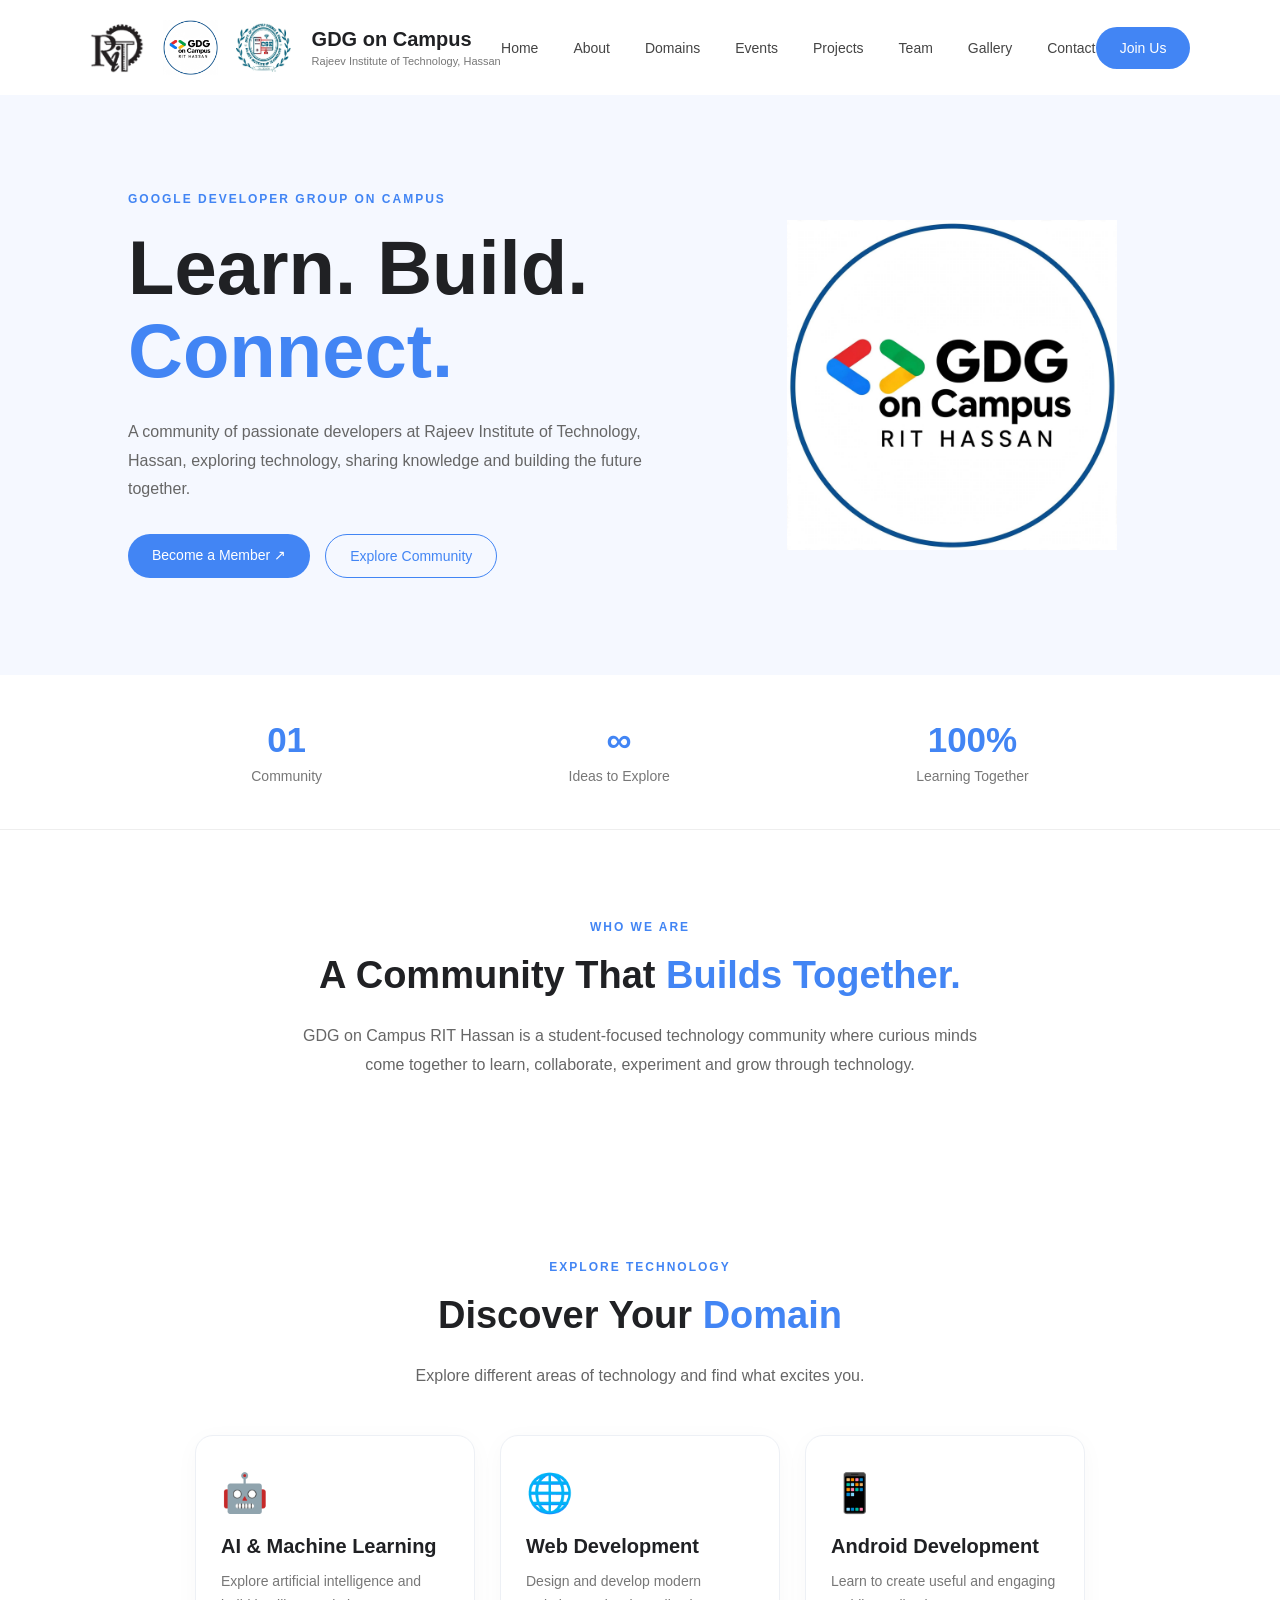
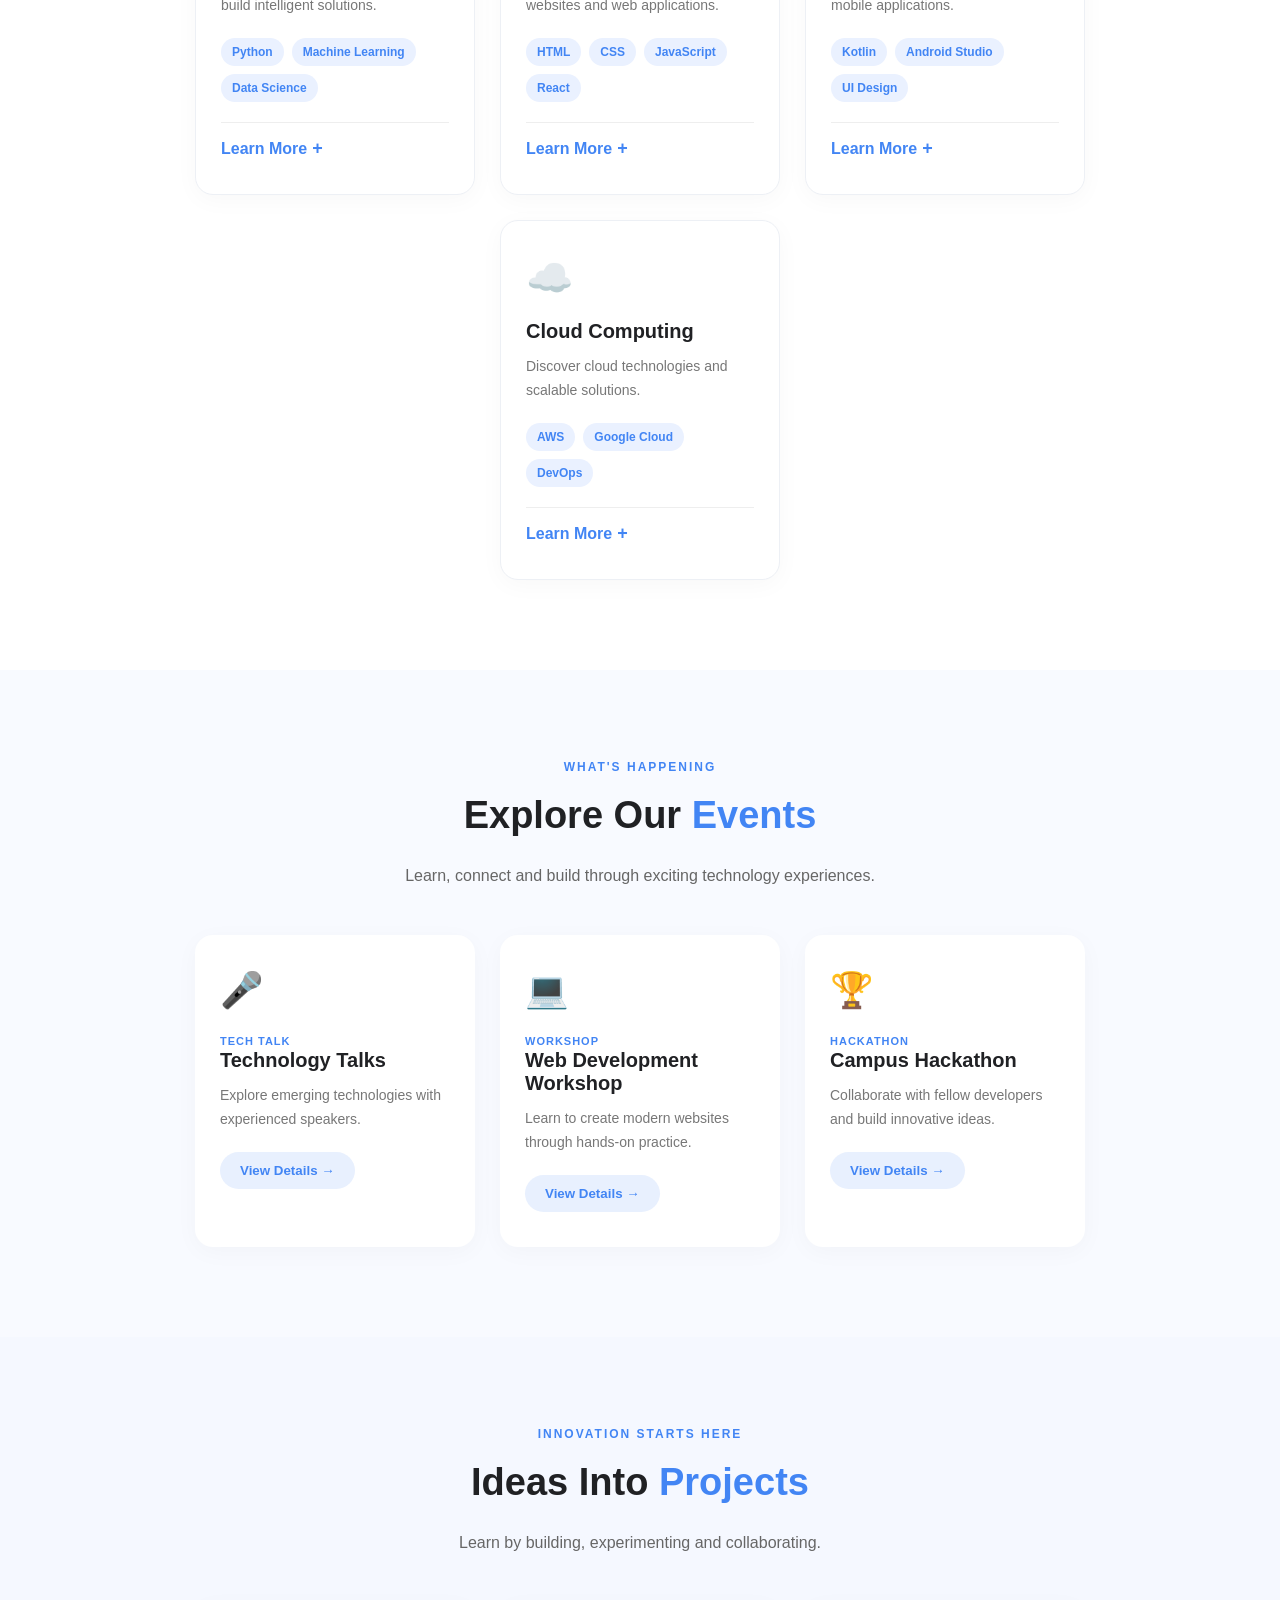
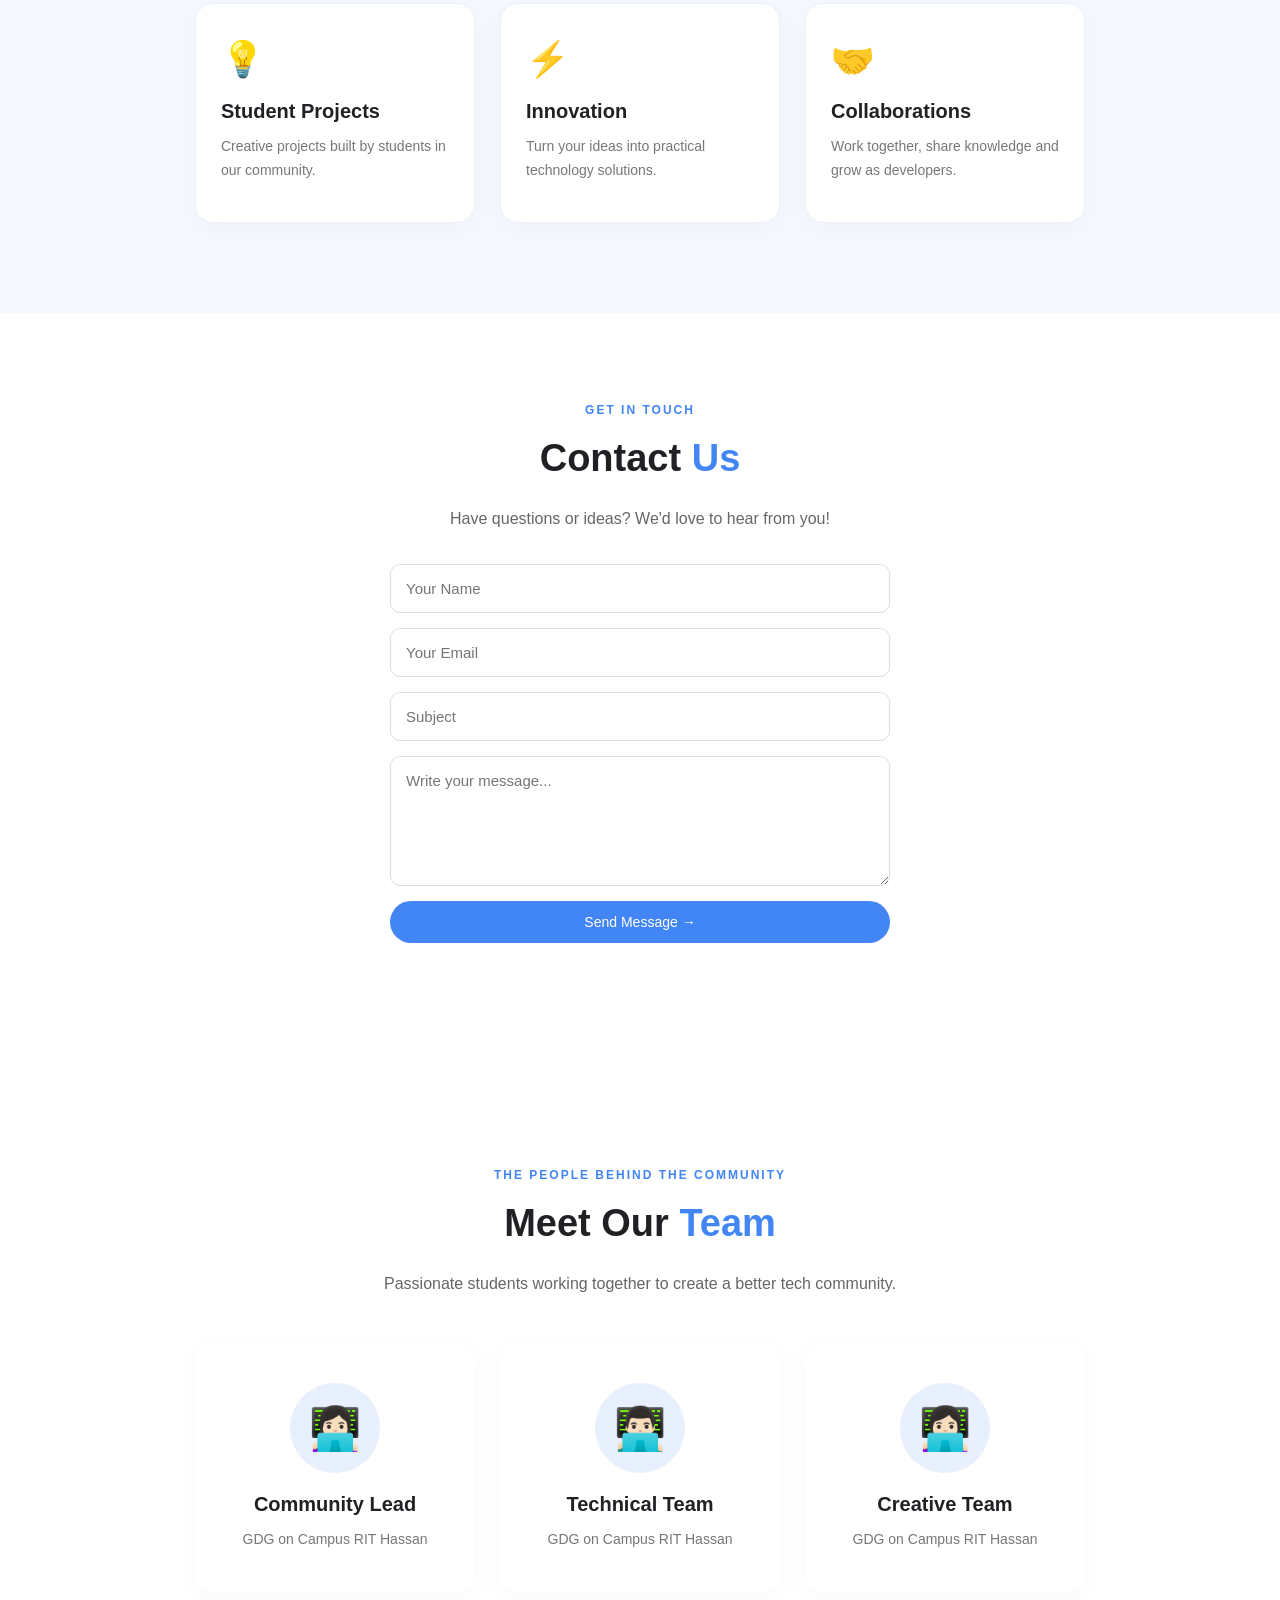
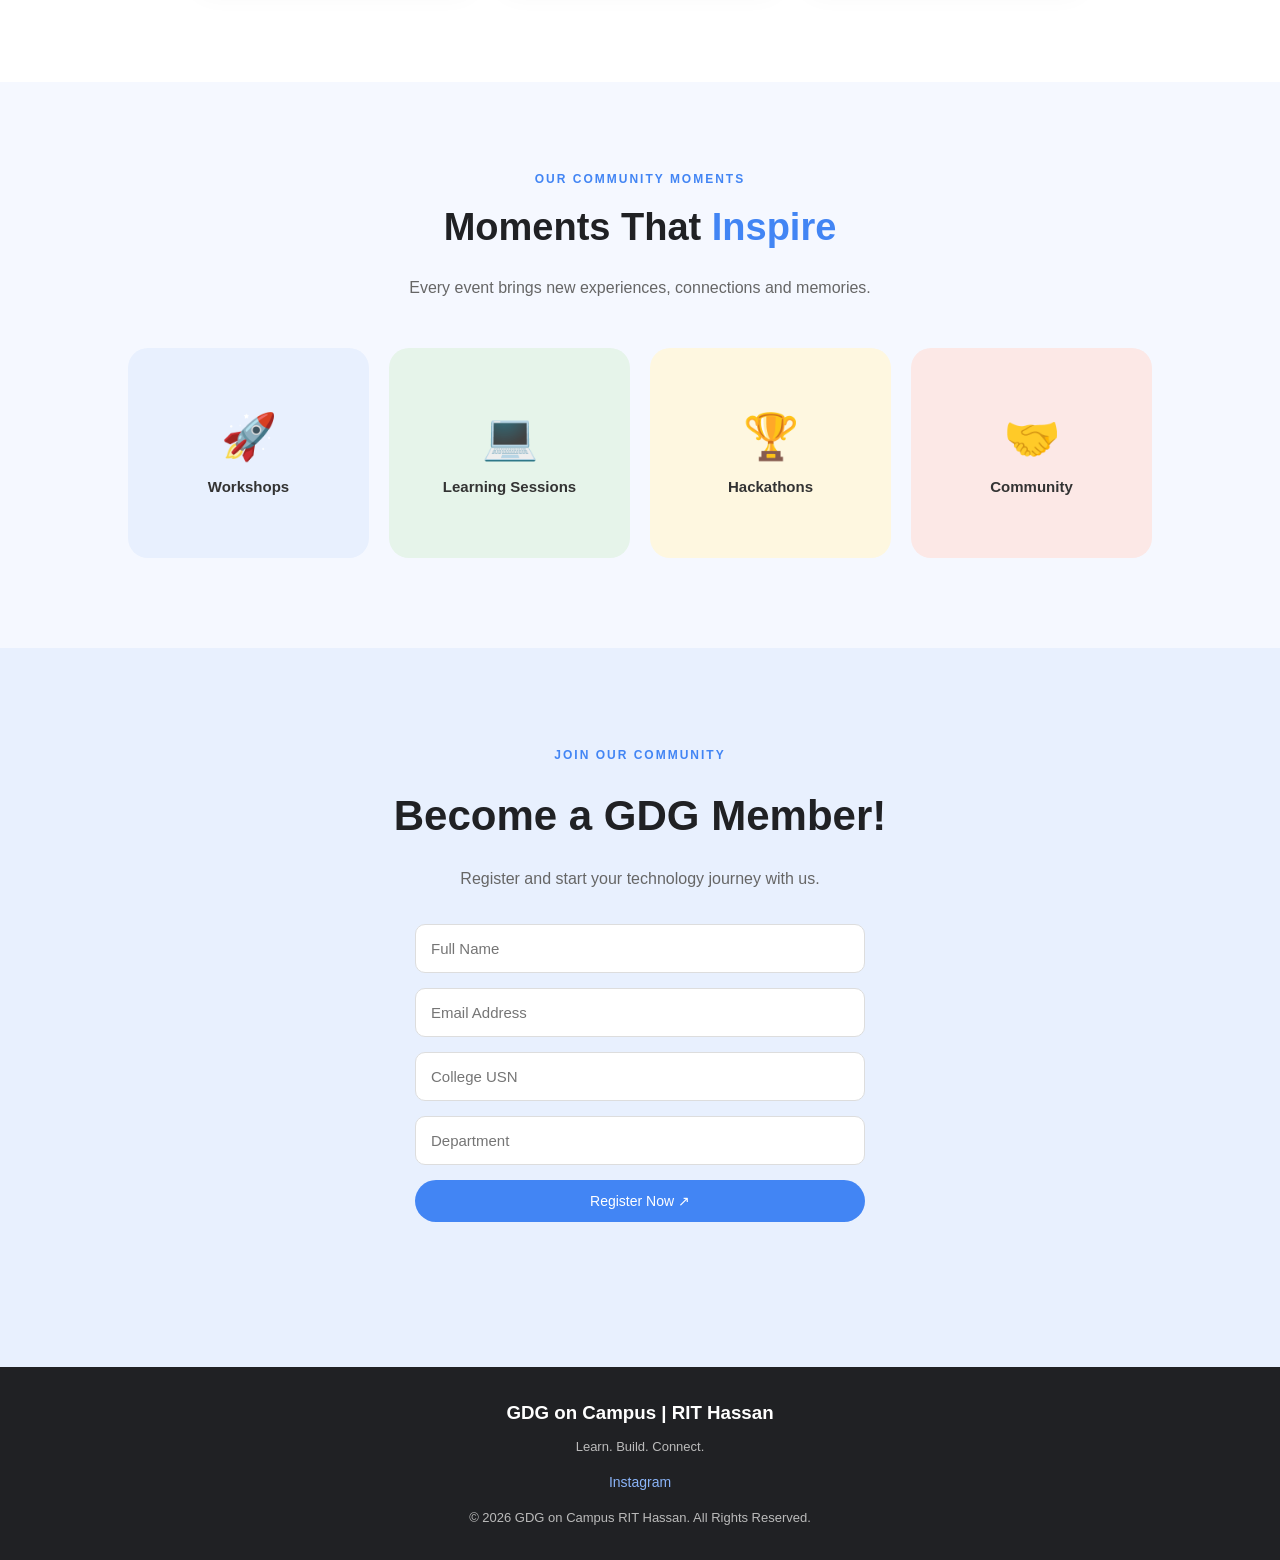
<file: index.html>
<!DOCTYPE html>
<html lang="en">
<head>
    <meta charset="UTF-8">
    <meta name="viewport" content="width=device-width, initial-scale=1.0">
    <title>GDG on Campus | RIT Hassan</title>
    <link rel="stylesheet" href="style.css">
</head>

<body>

<!-- NAVBAR -->
<header>
    <nav class="navbar">

        <div class="brand-logos">

    <img src="images/rit-logo.png" alt="RIT Logo">

    <img src="images/geg-logo.png" alt="GDG Logo">

    <img src="images/cse-logo.png" alt="CSE Logo">

    <div class="brand-title">
        <h3>GDG on Campus</h3>
        <p>Rajeev Institute of Technology, Hassan</p>
    </div>

</div>

        <ul class="nav-links">
            <li><a href="#home">Home</a></li>
            <li><a href="#about">About</a></li>
            <li><a href="#domains">Domains</a></li>
            <li><a href="#events">Events</a></li>
            <li><a href="#projects">Projects</a></li>
            <li><a href="#team">Team</a></li>
            <li><a href="#gallery">Gallery</a></li>
            <li><a href="#contact">Contact</a></li>
        </ul>

        <a href="#join" class="nav-button">Join Us</a>

    </nav>
</header>


<!-- HERO SECTION -->
<section class="hero" id="home">

    <div class="hero-content">

        <p class="tagline">GOOGLE DEVELOPER GROUP ON CAMPUS</p>

        <h1>
            Learn. Build.<br>
            <span>Connect.</span>
        </h1>

        <p class="hero-description">
            A community of passionate developers at Rajeev Institute
            of Technology, Hassan, exploring technology, sharing
            knowledge and building the future together.
        </p>

        <div class="hero-buttons">
            <a href="#join" class="primary-btn">Become a Member ↗</a>
            <a href="#about" class="secondary-btn">Explore Community</a>
        </div>

    </div>

<div class="hero-visual">
    <img src="images/geg-logo.png" alt="GDG on Campus Logo">
</div>
</section>


<!-- STATS -->
<section class="stats">

    <div>
        <h2>01</h2>
        <p>Community</p>
    </div>

    <div>
        <h2>∞</h2>
        <p>Ideas to Explore</p>
    </div>

    <div>
        <h2>100%</h2>
        <p>Learning Together</p>
    </div>

</section>


<!-- ABOUT -->
<section class="about section" id="about">

    <p class="section-label">WHO WE ARE</p>

    <h2>A Community That <span>Builds Together.</span></h2>

    <p>
        GDG on Campus RIT Hassan is a student-focused technology
        community where curious minds come together to learn,
        collaborate, experiment and grow through technology.
    </p>

</section>


<!-- DOMAINS -->
<section class="domains section" id="domains">

    <p class="section-label">EXPLORE TECHNOLOGY</p>

    <h2>Discover Your <span>Domain</span></h2>

    <p>Explore different areas of technology and find what excites you.</p>

    <div class="card-container">

        <!-- AI & Machine Learning -->
        <div class="info-card domain-card">
            <div class="icon">🤖</div>
            <h3>AI & Machine Learning</h3>
            <p>Explore artificial intelligence and build intelligent solutions.</p>

            <div class="domain-skills">
                <span>Python</span>
                <span>Machine Learning</span>
                <span>Data Science</span>
            </div>

            <details>
                <summary>Learn More</summary>
                <p>Discover how computers learn from data, make predictions and solve real-world problems using AI.</p>
            </details>
        </div>

        <!-- Web Development -->
        <div class="info-card domain-card">
            <div class="icon">🌐</div>
            <h3>Web Development</h3>
            <p>Design and develop modern websites and web applications.</p>

            <div class="domain-skills">
                <span>HTML</span>
                <span>CSS</span>
                <span>JavaScript</span>
                <span>React</span>
            </div>

            <details>
                <summary>Learn More</summary>
                <p>Learn to create responsive websites, interactive user interfaces and powerful web applications.</p>
            </details>
        </div>

        <!-- Android Development -->
        <div class="info-card domain-card">
            <div class="icon">📱</div>
            <h3>Android Development</h3>
            <p>Learn to create useful and engaging mobile applications.</p>

            <div class="domain-skills">
                <span>Kotlin</span>
                <span>Android Studio</span>
                <span>UI Design</span>
            </div>

            <details>
                <summary>Learn More</summary>
                <p>Explore mobile app development and learn how to build applications for Android devices.</p>
            </details>
        </div>

        <!-- Cloud Computing -->
        <div class="info-card domain-card">
            <div class="icon">☁️</div>
            <h3>Cloud Computing</h3>
            <p>Discover cloud technologies and scalable solutions.</p>

            <div class="domain-skills">
                <span>AWS</span>
                <span>Google Cloud</span>
                <span>DevOps</span>
            </div>

            <details>
                <summary>Learn More</summary>
                <p>Understand cloud platforms, online storage, deployment and how applications run on cloud infrastructure.</p>
            </details>
        </div>

    </div>

</section>


<!-- EVENTS -->
<!-- INTERACTIVE EVENTS -->
<section class="events section" id="events">

    <p class="section-label">WHAT'S HAPPENING</p>
    <h2>Explore Our <span>Events</span></h2>
    <p>Learn, connect and build through exciting technology experiences.</p>

    <div class="card-container">

        <div class="info-card event-card">
            <div class="icon">🎤</div>
            <span class="event-tag">TECH TALK</span>
            <h3>Technology Talks</h3>
            <p>Explore emerging technologies with experienced speakers.</p>
            <button onclick="openEvent('Technology Talks')">
                View Details →
            </button>
        </div>

        <div class="info-card event-card">
            <div class="icon">💻</div>
            <span class="event-tag">WORKSHOP</span>
            <h3>Web Development Workshop</h3>
            <p>Learn to create modern websites through hands-on practice.</p>
            <button onclick="openEvent('Web Development Workshop')">
                View Details →
            </button>
        </div>

        <div class="info-card event-card">
            <div class="icon">🏆</div>
            <span class="event-tag">HACKATHON</span>
            <h3>Campus Hackathon</h3>
            <p>Collaborate with fellow developers and build innovative ideas.</p>
            <button onclick="openEvent('Campus Hackathon')">
                View Details →
            </button>
        </div>

    </div>

</section>


<!-- EVENT POPUP -->
<div id="eventModal" class="event-modal">

    <div class="event-modal-content">

        <button class="close-btn" onclick="closeEvent()">×</button>

        <p class="section-label">EVENT DETAILS</p>

        <h2 id="eventTitle">Event Name</h2>

        <p id="eventDescription"></p>

        <h3>Register for this event</h3>

        <form id="eventForm">

            <input type="text" id="eventName" placeholder="Your Name" required>

            <input type="email" id="eventEmail" placeholder="Email Address" required>

            <input type="text" id="eventUSN" placeholder="College USN" required>

            <button type="submit" class="primary-btn">
                Register Now
            </button>

            <p id="eventMessage"></p>

        </form>

    </div>

</div>


<!-- PROJECTS -->
<section class="projects section" id="projects">

    <p class="section-label">INNOVATION STARTS HERE</p>

    <h2>Ideas Into <span>Projects</span></h2>

    <p>Learn by building, experimenting and collaborating.</p>

    <div class="card-container">

        <div class="info-card">
            <div class="icon">💡</div>
            <h3>Student Projects</h3>
            <p>Creative projects built by students in our community.</p>
        </div>

        <div class="info-card">
            <div class="icon">⚡</div>
            <h3>Innovation</h3>
            <p>Turn your ideas into practical technology solutions.</p>
        </div>

        <div class="info-card">
            <div class="icon">🤝</div>
            <h3>Collaborations</h3>
            <p>Work together, share knowledge and grow as developers.</p>
        </div>

    </div>

</section>
<!-- CONTACT US SECTION -->
<section class="contact section" id="contact">

    <p class="section-label">GET IN TOUCH</p>

    <h2>Contact <span>Us</span></h2>

    <p>Have questions or ideas? We'd love to hear from you!</p>

    <form id="contactForm">

        <input type="text" id="contactName"
               placeholder="Your Name" required>

        <input type="email" id="contactEmail"
               placeholder="Your Email" required>

        <input type="text" id="contactSubject"
               placeholder="Subject" required>

        <textarea id="contactMessage"
                  placeholder="Write your message..."
                  required></textarea>

        <button type="submit" class="primary-btn">
            Send Message →
        </button>

        <p id="contactStatus"></p>

    </form>

</section>


<!-- TEAM -->
<section class="team section" id="team">

    <p class="section-label">THE PEOPLE BEHIND THE COMMUNITY</p>

    <h2>Meet Our <span>Team</span></h2>

    <p>Passionate students working together to create a better tech community.</p>

    <div class="card-container">

        <div class="info-card team-card">
            <div class="team-avatar">👩🏻‍💻</div>
            <h3>Community Lead</h3>
            <p>GDG on Campus RIT Hassan</p>
        </div>

        <div class="info-card team-card">
            <div class="team-avatar">👨🏻‍💻</div>
            <h3>Technical Team</h3>
            <p>GDG on Campus RIT Hassan</p>
        </div>

        <div class="info-card team-card">
            <div class="team-avatar">👩🏻‍💻</div>
            <h3>Creative Team</h3>
            <p>GDG on Campus RIT Hassan</p>
        </div>

    </div>

</section>


<!-- GALLERY -->
<section class="gallery section" id="gallery">

    <p class="section-label">OUR COMMUNITY MOMENTS</p>

    <h2>Moments That <span>Inspire</span></h2>

    <p>Every event brings new experiences, connections and memories.</p>

    <div class="gallery-grid">

        <div class="gallery-item">
            🚀
            <span>Workshops</span>
        </div>

        <div class="gallery-item">
            💻
            <span>Learning Sessions</span>
        </div>

        <div class="gallery-item">
            🏆
            <span>Hackathons</span>
        </div>

        <div class="gallery-item">
            🤝
            <span>Community</span>
        </div>

    </div>

</section>


<!-- JOIN US -->
<section class="join section" id="join">

    <p class="section-label">JOIN OUR COMMUNITY</p>

    <h2>Become a GDG Member!</h2>

    <p>Register and start your technology journey with us.</p>

    <form id="registerForm">

        <input type="text" id="name" placeholder="Full Name" required>

        <input type="email" id="email" placeholder="Email Address" required>

        <input type="text" id="usn" placeholder="College USN" required>

        <input type="text" id="department" placeholder="Department" required>

        <button type="submit" class="primary-btn">
            Register Now ↗
        </button>

        <p id="message"></p>

    </form>

</section>


<!-- FOOTER -->
<footer>

    <h3>GDG on Campus | RIT Hassan</h3>

    <p>Learn. Build. Connect.</p>

    <div class="social-links">
        <a href="https://www.instagram.com/gdg_club_rit?dmpr=MTB2czNuZ2Fwd3o2OQ==" target="_blank">Instagram</a>
    </div>

    <p>© 2026 GDG on Campus RIT Hassan. All Rights Reserved.</p>

</footer>


<script src="script.js"></script>

</body>
</html>
</file>
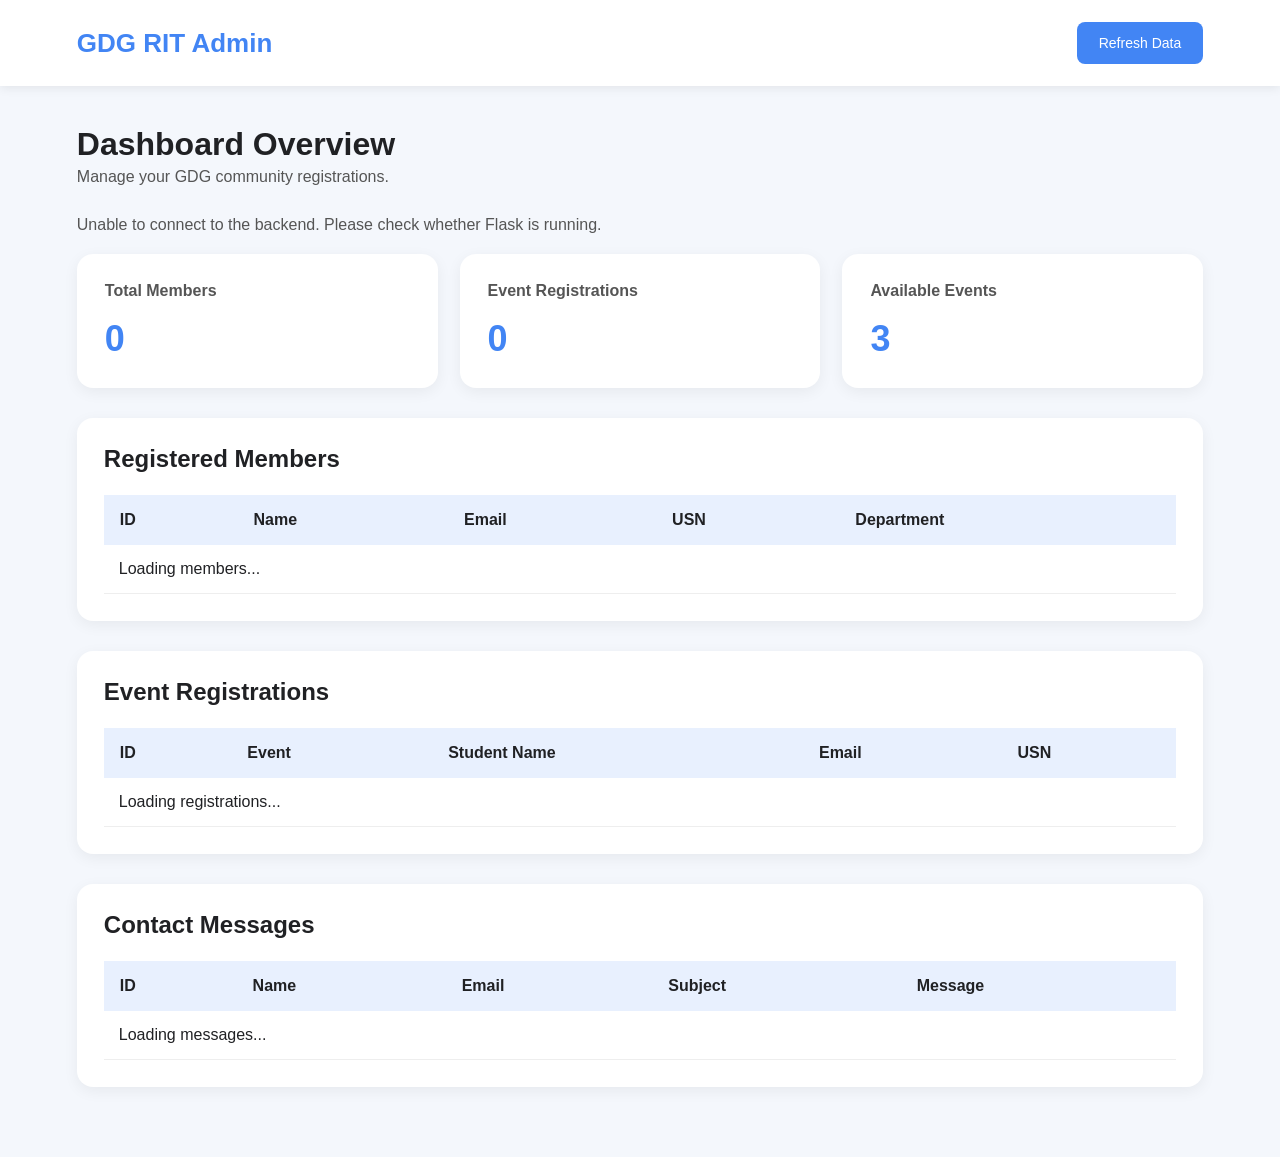
<file: admin.html>
<!DOCTYPE html>
<html lang="en">
<head>
    <meta charset="UTF-8">
    <meta name="viewport" content="width=device-width, initial-scale=1.0">
    <title>GDG RIT Admin Dashboard</title>

    <style>
        * {
            margin: 0;
            padding: 0;
            box-sizing: border-box;
            font-family: Arial, sans-serif;
        }

        body {
            background: #f4f7fc;
            color: #202124;
        }

        header {
            background: white;
            padding: 22px 6%;
            display: flex;
            justify-content: space-between;
            align-items: center;
            box-shadow: 0 2px 10px rgba(0,0,0,0.08);
        }

        header h1 {
            color: #4285f4;
            font-size: 26px;
        }

        button {
            background: #4285f4;
            color: white;
            border: none;
            padding: 13px 22px;
            border-radius: 8px;
            cursor: pointer;
            font-size: 14px;
        }

        button:hover {
            background: #2868d7;
        }

        .container {
            padding: 40px 6%;
        }

        .heading {
            margin-bottom: 30px;
        }

        .heading h2 {
            font-size: 32px;
            margin-bottom: 5px;
        }

        .heading p {
            color: #555;
        }

        .stats {
            display: grid;
            grid-template-columns: repeat(3, 1fr);
            gap: 22px;
            margin-bottom: 30px;
        }

        .stat-card {
            background: white;
            padding: 28px;
            border-radius: 16px;
            box-shadow: 0 4px 15px rgba(0,0,0,0.06);
        }

        .stat-card h3 {
            color: #555;
            font-size: 16px;
            margin-bottom: 18px;
        }

        .stat-card p {
            color: #4285f4;
            font-size: 36px;
            font-weight: bold;
        }

        .table-box {
            background: white;
            padding: 27px;
            border-radius: 16px;
            margin-bottom: 30px;
            box-shadow: 0 4px 15px rgba(0,0,0,0.06);
            overflow-x: auto;
        }

        .table-box h2 {
            margin-bottom: 22px;
            font-size: 24px;
        }

        table {
            width: 100%;
            border-collapse: collapse;
            min-width: 650px;
        }

        th {
            background: #e8f0fe;
            padding: 16px;
            text-align: left;
        }

        td {
            padding: 15px;
            border-bottom: 1px solid #eee;
        }

        tr:hover {
            background: #f8faff;
        }

        #status {
            margin-bottom: 20px;
            color: #555;
        }

        @media (max-width: 800px) {
            .stats {
                grid-template-columns: 1fr;
            }

            .container {
                padding: 25px 4%;
            }

            header {
                padding: 18px 4%;
            }
        }
    </style>
</head>

<body>

    <header>
        <h1>GDG RIT Admin</h1>
        <button onclick="loadDashboard()">Refresh Data</button>
    </header>

    <div class="container">

        <div class="heading">
            <h2>Dashboard Overview</h2>
            <p>Manage your GDG community registrations.</p>
        </div>

        <p id="status">Loading dashboard...</p>

        <!-- Dashboard Statistics -->
        <div class="stats">

            <div class="stat-card">
                <h3>Total Members</h3>
                <p id="totalMembers">0</p>
            </div>

            <div class="stat-card">
                <h3>Event Registrations</h3>
                <p id="totalEvents">0</p>
            </div>

            <div class="stat-card">
                <h3>Available Events</h3>
                <p id="availableEvents">3</p>
            </div>

        </div>

        <!-- Registered Members -->
        <div class="table-box">
            <h2>Registered Members</h2>

            <table>
                <thead>
                    <tr>
                        <th>ID</th>
                        <th>Name</th>
                        <th>Email</th>
                        <th>USN</th>
                        <th>Department</th>
                    </tr>
                </thead>

                <tbody id="memberTable">
                    <tr>
                        <td colspan="5">Loading members...</td>
                    </tr>
                </tbody>
            </table>
        </div>

        <!-- Event Registrations -->
        <div class="table-box">
            <h2>Event Registrations</h2>

            <table>
                <thead>
                    <tr>
                        <th>ID</th>
                        <th>Event</th>
                        <th>Student Name</th>
                        <th>Email</th>
                        <th>USN</th>
                    </tr>
                </thead>

                <tbody id="eventTable">
                    <tr>
                        <td colspan="5">Loading registrations...</td>
                    </tr>
                </tbody>
            </table>
        </div>

        <!-- Contact Messages -->
        <div class="table-box">
            <h2>Contact Messages</h2>

            <table>
                <thead>
                    <tr>
                        <th>ID</th>
                        <th>Name</th>
                        <th>Email</th>
                        <th>Subject</th>
                        <th>Message</th>
                    </tr>
                </thead>

                <tbody id="contactTable">
                    <tr>
                        <td colspan="5">Loading messages...</td>
                    </tr>
                </tbody>
            </table>
        </div>

    </div>

    <script>

        const API_URL = "http://127.0.0.1:5000";

        function escapeHTML(value) {
            return String(value ?? "").replace(/[&<>"']/g, function(character) {
                const entities = {
                    "&": "&amp;",
                    "<": "&lt;",
                    ">": "&gt;",
                    '"': "&quot;",
                    "'": "&#39;"
                };

                return entities[character];
            });
        }

        async function loadDashboard() {

            const status = document.getElementById("status");

            status.textContent = "Refreshing dashboard...";

            try {

                const [memberResponse, eventResponse, contactResponse] =
                    await Promise.all([
                        fetch(`${API_URL}/members`),
                        fetch(`${API_URL}/event-registrations`),
                        fetch(`${API_URL}/contact-messages`)
                    ]);

                if (!memberResponse.ok ||
                    !eventResponse.ok ||
                    !contactResponse.ok) {

                    throw new Error("Unable to fetch dashboard data.");
                }

                const members = await memberResponse.json();
                const events = await eventResponse.json();
                const contacts = await contactResponse.json();

                // Update statistics
                document.getElementById("totalMembers").textContent =
                    members.length;

                document.getElementById("totalEvents").textContent =
                    events.length;

                document.getElementById("availableEvents").textContent = 3;

                // Display members
                document.getElementById("memberTable").innerHTML =
                    members.length ? members.map(member => `
                        <tr>
                            <td>${escapeHTML(member.id)}</td>
                            <td>${escapeHTML(member.name)}</td>
                            <td>${escapeHTML(member.email)}</td>
                            <td>${escapeHTML(member.usn)}</td>
                            <td>${escapeHTML(member.department)}</td>
                        </tr>
                    `).join("") :
                    `<tr><td colspan="5">No members registered yet.</td></tr>`;

                // Display event registrations
                document.getElementById("eventTable").innerHTML =
                    events.length ? events.map(event => `
                        <tr>
                            <td>${escapeHTML(event.id)}</td>
                            <td>${escapeHTML(event.event_name)}</td>
                            <td>${escapeHTML(event.student_name)}</td>
                            <td>${escapeHTML(event.email)}</td>
                            <td>${escapeHTML(event.usn)}</td>
                        </tr>
                    `).join("") :
                    `<tr><td colspan="5">No event registrations yet.</td></tr>`;

                // Display contact messages
                document.getElementById("contactTable").innerHTML =
                    contacts.length ? contacts.map(contact => `
                        <tr>
                            <td>${escapeHTML(contact.id)}</td>
                            <td>${escapeHTML(contact.name)}</td>
                            <td>${escapeHTML(contact.email)}</td>
                            <td>${escapeHTML(contact.subject)}</td>
                            <td>${escapeHTML(contact.message)}</td>
                        </tr>
                    `).join("") :
                    `<tr><td colspan="5">No contact messages yet.</td></tr>`;

                status.textContent = "Dashboard updated successfully!";

            } catch (error) {

                console.error("Dashboard Error:", error);

                status.textContent =
                    "Unable to connect to the backend. Please check whether Flask is running.";

            }
        }

        // Load dashboard when page opens
        window.addEventListener("DOMContentLoaded", loadDashboard);

    </script>

</body>
</html>
</file>
<file: style.css>
* {
    margin: 0;
    padding: 0;
    box-sizing: border-box;
    scroll-behavior: smooth;
}

body {
    font-family: Arial, sans-serif;
    background: #ffffff;
    color: #202124;
}

/* NAVBAR */

header {
    width: 100%;
    padding: 20px 7%;
    background: #ffffff;
}

.navbar {
    display: flex;
    align-items: center;
    justify-content: space-between;
}

.logo {
    font-size: 21px;
    font-weight: bold;
}

.google {
    color: #4285F4;
    font-weight: bold;
}

.college {
    color: #777;
    font-size: 14px;
    font-weight: normal;
}

.nav-links {
    display: flex;
    list-style: none;
    gap: 35px;
}

.nav-links a {
    text-decoration: none;
    color: #444;
    font-size: 14px;
}

.nav-links a:hover {
    color: #4285F4;
}

.nav-button,
.primary-btn {
    background: #4285F4;
    color: white;
    padding: 13px 24px;
    border-radius: 30px;
    text-decoration: none;
    font-size: 14px;
    display: inline-block;
}

.nav-button:hover,
.primary-btn:hover {
    background: #2467d5;
}

/* HERO SECTION */

.hero {
    min-height: 580px;
    padding: 80px 10%;
    display: flex;
    align-items: center;
    justify-content: space-between;
    background: #f5f8ff;
    overflow: hidden;
}

.hero-content {
    max-width: 550px;
}

.tagline,
.section-label {
    color: #4285F4;
    font-size: 12px;
    font-weight: bold;
    letter-spacing: 2px;
    margin-bottom: 20px;
}

.hero h1 {
    font-size: 76px;
    line-height: 1.1;
    margin-bottom: 25px;
}

.hero h1 span {
    color: #4285F4;
}

.hero-description {
    color: #666;
    font-size: 16px;
    line-height: 1.8;
    margin-bottom: 30px;
}

.hero-buttons {
    display: flex;
    gap: 15px;
    flex-wrap: wrap;
}

.secondary-btn {
    padding: 13px 24px;
    border: 1px solid #4285F4;
    border-radius: 30px;
    text-decoration: none;
    color: #4285F4;
    font-size: 14px;
}

.secondary-btn:hover {
    background: #e8f0fe;
}

/* HERO VISUAL */

.hero-visual {
    width: 400px;
    height: 400px;
    position: relative;
    display: flex;
    justify-content: center;
    align-items: center;
}

.circle {
    position: absolute;
    border-radius: 50%;
}

.circle-one {
    width: 340px;
    height: 340px;
    background: #dce8ff;
}

.circle-two {
    width: 260px;
    height: 260px;
    background: #c5d9ff;
}

.floating-card {
    position: relative;
    z-index: 2;
    background: white;
    padding: 40px;
    border-radius: 25px;
    box-shadow: 0 15px 40px #00000012;
}

.floating-card h2 {
    font-size: 30px;
    margin: 15px 0;
}

.floating-card p {
    color: #777;
    font-size: 13px;
}

.small-card {
    position: absolute;
    top: 50px;
    right: 0;
    background: white;
    padding: 15px;
    border-radius: 12px;
    box-shadow: 0 5px 20px #00000010;
    z-index: 3;
}

.second-card {
    top: auto;
    bottom: 45px;
    left: -20px;
}

/* STATS */

.stats {
    display: flex;
    justify-content: space-around;
    padding: 45px 10%;
    text-align: center;
    border-bottom: 1px solid #eee;
}

.stats h2 {
    color: #4285F4;
    font-size: 35px;
    margin-bottom: 8px;
}

.stats p {
    color: #777;
    font-size: 14px;
}

/* COMMON SECTIONS */

.section {
    padding: 90px 10%;
    text-align: center;
}

.section h2 {
    font-size: 38px;
    margin-bottom: 25px;
}

.section h2 span {
    color: #4285F4;
}

.section > p:not(.section-label) {
    max-width: 700px;
    margin: auto;
    color: #666;
    line-height: 1.8;
}

/* EVENTS */

.events {
    background: #f8faff;
}

.card-container {
    display: flex;
    justify-content: center;
    gap: 25px;
    margin-top: 45px;
    flex-wrap: wrap;
}

.info-card {
    background: white;
    padding: 35px 25px;
    width: 280px;
    border-radius: 18px;
    text-align: left;
    box-shadow: 0 5px 25px #00000008;
    transition: 0.3s;
}

.info-card:hover {
    transform: translateY(-8px);
    box-shadow: 0 12px 30px #00000012;
}

.icon {
    font-size: 35px;
    margin-bottom: 20px;
}

.info-card h3 {
    font-size: 20px;
    margin-bottom: 12px;
}

.info-card p {
    color: #777;
    line-height: 1.7;
    font-size: 14px;
}

/* JOIN SECTION */

.join {
    background: #eaf1ff;
}

.join p {
    margin-bottom: 30px !important;
}

/* FOOTER */

footer {
    text-align: center;
    padding: 35px 15px;
    background: #202124;
    color: white;
}

footer h3 {
    margin-bottom: 15px;
}

footer p {
    color: #bbb;
    font-size: 13px;
    margin-top: 10px;
}

/* MOBILE RESPONSIVE */

@media (max-width: 768px) {

    header {
        padding: 20px 5%;
    }

    .navbar {
        flex-wrap: wrap;
        gap: 20px;
    }

    .nav-links {
        width: 100%;
        justify-content: center;
        gap: 18px;
    }

    .nav-button {
        display: none;
    }

    .college {
        display: none;
    }

    .hero {
        flex-direction: column;
        text-align: center;
        padding: 60px 7%;
    }

    .hero h1 {
        font-size: 55px;
    }

    .hero-buttons {
        justify-content: center;
    }

    .hero-visual {
        width: 100%;
        max-width: 400px;
        margin-top: 50px;
        transform: scale(0.85);
    }

    .stats {
        gap: 25px;
        flex-wrap: wrap;
    }

    .section {
        padding: 65px 7%;
    }

    .section h2 {
        font-size: 30px;
    }
}
/* Scroll animation */

.hidden {
    opacity: 0;
    transform: translateY(30px);
    transition: all 0.7s ease;
}

.show {
    opacity: 1;
    transform: translateY(0);
}

header {
    position: sticky;
    top: 0;
    z-index: 100;
    transition: 0.3s;
}
/* DOMAINS AND PROJECTS */

.domains {
    background: #ffffff;
}

.projects {
    background: #f5f8ff;
}

.domains .info-card,
.projects .info-card {
    border: 1px solid #edf0f5;
    min-height: 220px;
}

/* TEAM SECTION */

.team {
    background: #ffffff;
}

.team-card {
    text-align: center;
    padding: 40px 25px;
}

.team-avatar {
    width: 90px;
    height: 90px;
    margin: 0 auto 20px;
    background: #e8f0fe;
    border-radius: 50%;
    display: flex;
    align-items: center;
    justify-content: center;
    font-size: 42px;
}

.team-card:hover .team-avatar {
    background: #d2e3fc;
}

/* GALLERY SECTION */

.gallery {
    background: #f5f8ff;
}

.gallery-grid {
    display: grid;
    grid-template-columns: repeat(4, 1fr);
    gap: 20px;
    margin-top: 45px;
}

.gallery-item {
    min-height: 210px;
    border-radius: 20px;
    background: #e8f0fe;
    display: flex;
    flex-direction: column;
    justify-content: center;
    align-items: center;
    font-size: 45px;
    gap: 15px;
    transition: 0.3s;
}

.gallery-item:nth-child(2) {
    background: #e6f4ea;
}

.gallery-item:nth-child(3) {
    background: #fef7e0;
}

.gallery-item:nth-child(4) {
    background: #fce8e6;
}

.gallery-item span {
    font-size: 15px;
    font-weight: bold;
    color: #333;
}

.gallery-item:hover {
    transform: translateY(-8px);
}

/* JOIN SECTION */

.join {
    background: #e8f0fe;
    border-radius: 0;
    padding: 100px 10%;
}

.join h2 {
    font-size: 42px;
}

.join p {
    margin-bottom: 30px !important;
}

/* NAVBAR IMPROVEMENT */

.nav-links a {
    transition: 0.3s;
}

/* RESPONSIVE DESIGN */

@media (max-width: 900px) {

    .gallery-grid {
        grid-template-columns: repeat(2, 1fr);
    }

    .nav-links {
        gap: 15px;
        flex-wrap: wrap;
    }
}

@media (max-width: 600px) {

    .gallery-grid {
        grid-template-columns: 1fr;
    }

    .gallery-item {
        min-height: 170px;
    }

    .join h2 {
        font-size: 30px;
    }

}
/* BRAND LOGOS */

.brand-logos {
    display: flex;
    align-items: center;
    gap: 15px;
}

.brand-logos img {
    width: 48px;
    height: 48px;
    object-fit: contain;
}

.brand-title h3 {
    font-size: 18px;
    color: #202124;
}

.brand-title p {
    font-size: 11px;
    color: #777;
    margin-top: 4px;
}
.brand-logos {
    gap: 18px;
}

.brand-logos img {
    width: 55px;
    height: 55px;
    object-fit: contain;
}

.brand-title {
    margin-left: 3px;
}

.brand-title h3 {
    font-size: 20px;
}

.social-links {
    display: flex;
    justify-content: center;
    gap: 25px;
    margin: 20px 0;
}

.social-links a {
    color: #8ab4f8;
    text-decoration: none;
    font-size: 14px;
}

.social-links a:hover {
    color: white;
}
#registerForm {
    max-width: 450px;
    margin: 30px auto 0;
    display: flex;
    flex-direction: column;
    gap: 15px;
}

#registerForm input {
    padding: 15px;
    border: 1px solid #ddd;
    border-radius: 10px;
    font-size: 15px;
    outline: none;
}

#registerForm input:focus {
    border-color: #4285F4;
}

#registerForm button {
    border: none;
    cursor: pointer;
}

#message {
    font-size: 14px;
}
.event-card button {
    margin-top: 20px;
    padding: 11px 20px;
    border: none;
    background: #e8f0fe;
    color: #4285F4;
    border-radius: 20px;
    cursor: pointer;
    font-weight: bold;
}

.event-card button:hover {
    background: #4285F4;
    color: white;
}

.event-tag {
    color: #4285F4;
    font-size: 11px;
    font-weight: bold;
    letter-spacing: 1px;
}

/* EVENT POPUP */

.event-modal {
    display: none;
    position: fixed;
    z-index: 999;
    inset: 0;
    background: rgba(0,0,0,0.6);
    justify-content: center;
    align-items: center;
    padding: 20px;
}

.event-modal-content {
    background: white;
    width: 100%;
    max-width: 450px;
    padding: 35px;
    border-radius: 20px;
    position: relative;
    max-height: 90vh;
    overflow-y: auto;
}

.close-btn {
    position: absolute;
    top: 12px;
    right: 18px;
    border: none;
    background: none;
    font-size: 30px;
    cursor: pointer;
}

#eventForm {
    display: flex;
    flex-direction: column;
    gap: 12px;
    margin-top: 20px;
}

#eventForm input {
    padding: 13px;
    border: 1px solid #ddd;
    border-radius: 8px;
}

#eventForm button {
    border: none;
    cursor: pointer;
}
#contactForm {
    max-width: 500px;
    margin: 30px auto;
    display: flex;
    flex-direction: column;
    gap: 15px;
}

#contactForm input,
#contactForm textarea {
    width: 100%;
    padding: 15px;
    border: 1px solid #ddd;
    border-radius: 10px;
    font-size: 15px;
    font-family: inherit;
}

#contactForm textarea {
    min-height: 130px;
    resize: vertical;
}

#contactForm button {
    border: none;
    cursor: pointer;
}
/* Enhanced Domains Section */

.domain-card {
    transition: 0.3s ease;
    position: relative;
}

.domain-card:hover {
    transform: translateY(-10px);
    box-shadow: 0 12px 30px rgba(66, 133, 244, 0.15);
}

.domain-card .icon {
    font-size: 38px;
    margin-bottom: 20px;
}

.domain-skills {
    display: flex;
    flex-wrap: wrap;
    gap: 8px;
    margin: 20px 0;
}

.domain-skills span {
    background: #eaf1ff;
    color: #4285f4;
    padding: 7px 11px;
    border-radius: 20px;
    font-size: 12px;
    font-weight: 600;
}

.domain-card details {
    margin-top: 18px;
    border-top: 1px solid #eee;
    padding-top: 15px;
}

.domain-card summary {
    color: #4285f4;
    font-weight: 600;
    cursor: pointer;
    list-style: none;
}

.domain-card summary::after {
    content: " +";
    font-size: 18px;
}

.domain-card details[open] summary::after {
    content: " −";
}

.domain-card details p {
    margin-top: 12px;
    line-height: 1.7;
    color: #666;
    font-size: 14px;
}
/* GDG LOGO - HOME HERO */

.hero-visual {
    display: flex;
    align-items: center;
    justify-content: center;
}

.hero-visual img {
    width: 330px;
    height: 330px;
    object-fit: contain;
}
</file>
